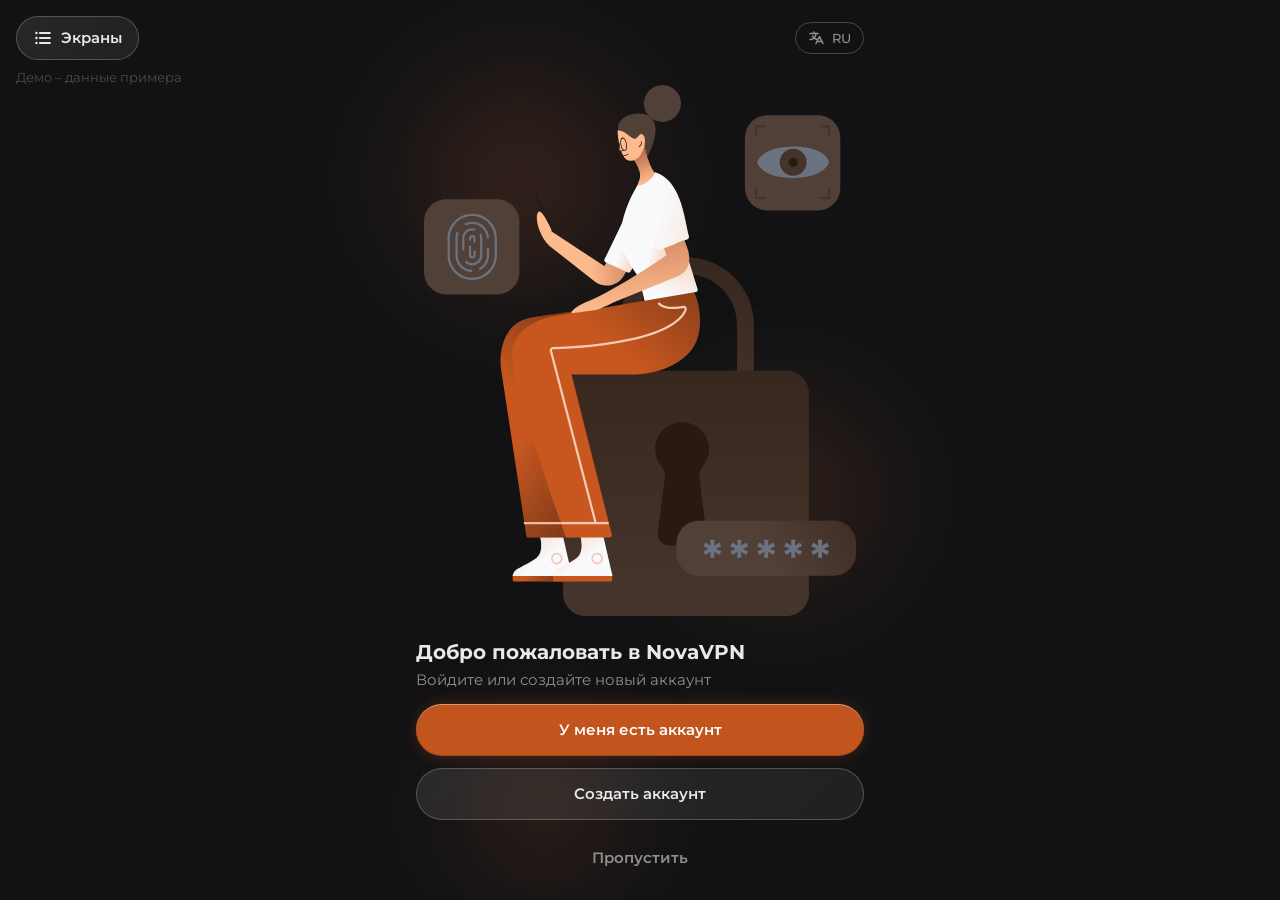
<file: index.html>
<!DOCTYPE html>
<html lang="ru">
  <head>
    <meta charset="UTF-8" />
    <meta name="viewport" content="width=device-width, initial-scale=1.0, viewport-fit=cover" />
    <link rel="icon" href="data:," />
    <title>NovaVPN – прототип кабинета</title>
    <!-- Только для демо в Telegram: скрипт клиента ставит --tg-safe-area-inset-* и
         --tg-content-safe-area-inset-* — отступы под полосу и кнопки клиента в
         полноэкранном режиме, запись 114. В продукт его подключает разработчик -->
    <script src="https://telegram.org/js/telegram-web-app.js"></script>
    <script type="module" crossorigin src="./bundle/prototype-BOSeGKe1.js"></script>
    <link rel="stylesheet" crossorigin href="./bundle/prototype-DIOigDpB.css">
  </head>
  <body>
    <div id="root"></div>
  </body>
</html>
</file>
